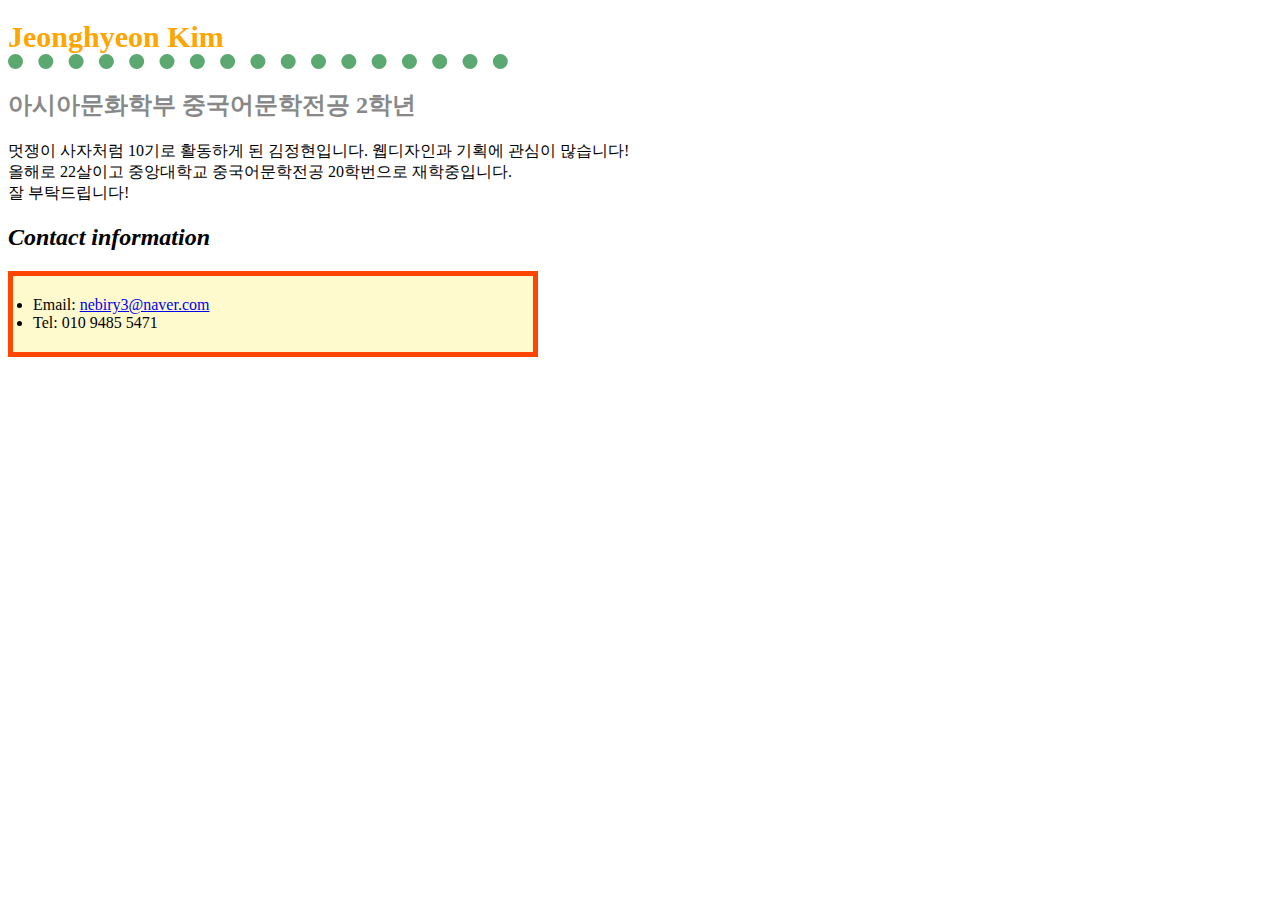
<file: assignment/assignment-01/assignment1-1.html>
<!DOCTYPE html>
<html lang="en">
<head>
    <meta charset="UTF-8">
    <meta http-equiv="X-UA-Compatible" content="IE=edge">
    <meta name="viewport" content="width=device-width, initial-scale=1.0">
    <title>Document</title>
    <link rel="stylesheet" href="assignment1-1.css">
</head>
<body>
    <section>
        <h1>Jeonghyeon Kim</h1>
    </section>
    
    <section>
        <h2 class="introduce-text">아시아문화학부 중국어문학전공 2학년</h2>
        <p>멋쟁이 사자처럼 10기로 활동하게 된 김정현입니다. 웹디자인과 기획에 관심이 많습니다!
        <br>올해로 22살이고 중앙대학교 중국어문학전공 20학번으로 재학중입니다.
        <br> 잘 부탁드립니다!</p>
    </section>
    
    <section>
        <h2 class="contact-text">Contact information</h2>
        <ul>
            <li class="email">Email: <a href="mailto:nebiry3@naver.com">nebiry3@naver.com</a></li>
            <li class="tel">Tel: 010 9485 5471</li>
        </ul>
    </section>

        
</body>
</html>
</file>
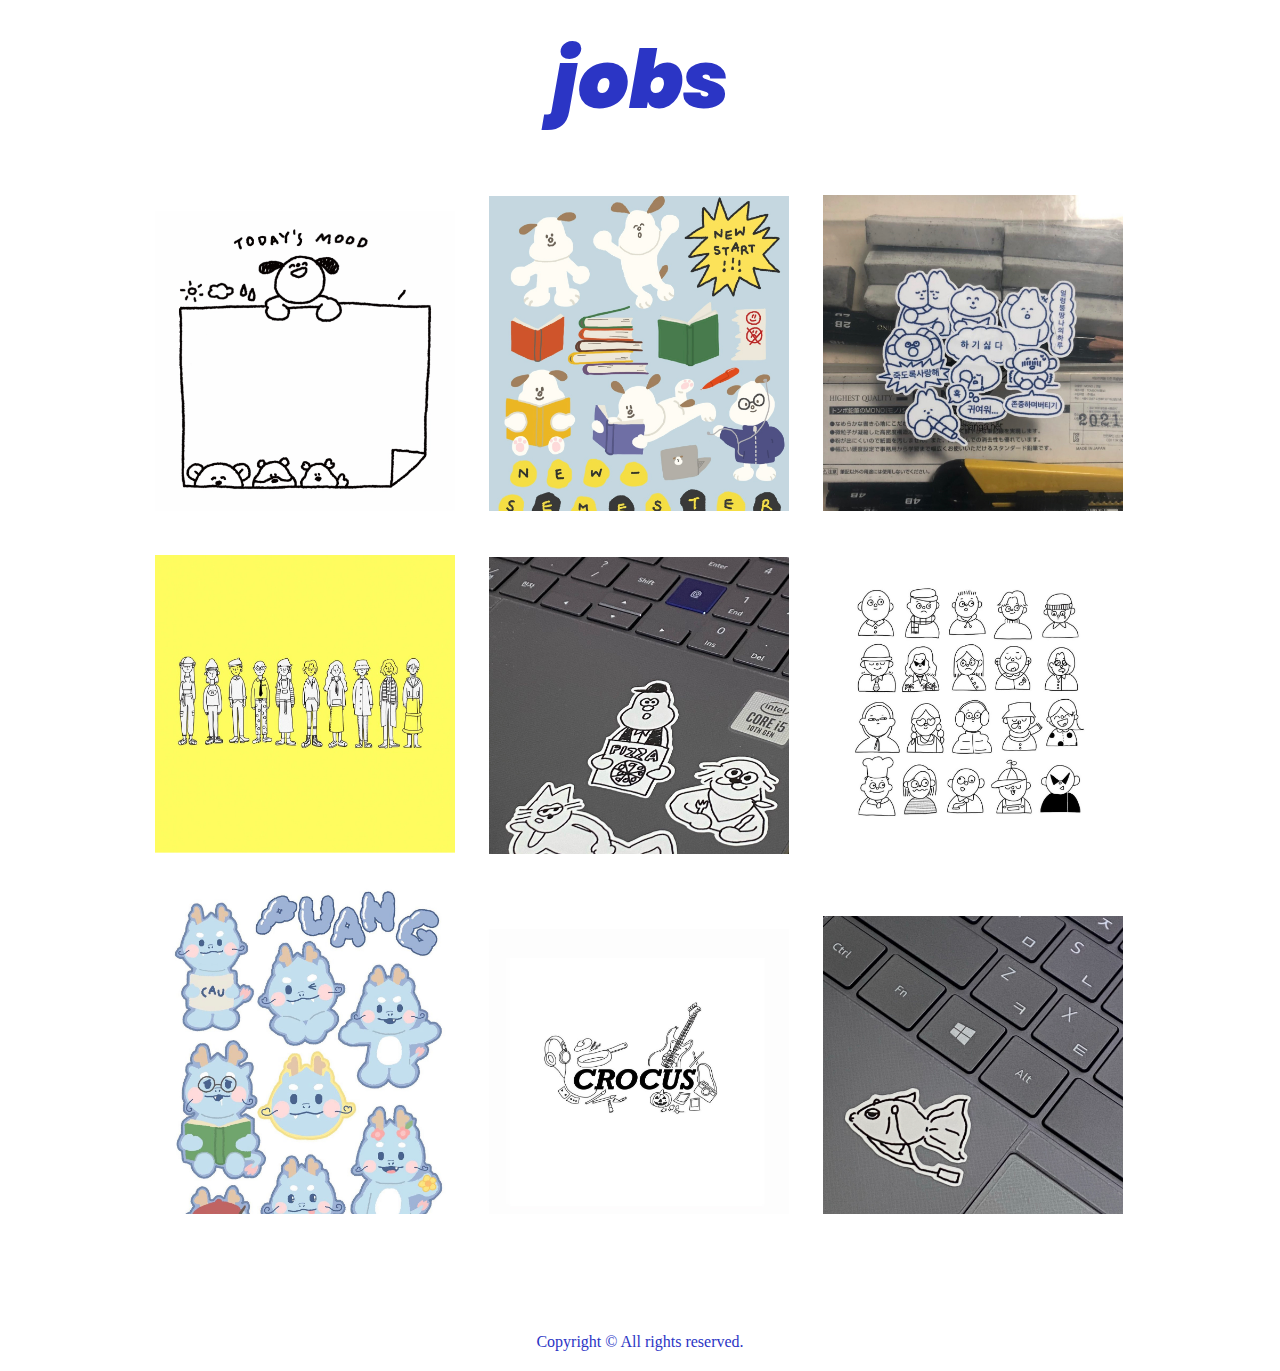
<file: assignment/portfolio/jobs.html>
<!DOCTYPE html>
<html lang="en">
<head>
    <meta charset="UTF-8">
    <meta http-equiv="X-UA-Compatible" content="IE=edge">
    <meta name="viewport" content="width=device-width, initial-scale=1.0">
    <title>jobs</title>
    <link rel="stylesheet" href="jobs.css">
    <link rel="preconnect" href="https://fonts.googleapis.com"> 
    <link rel="preconnect" href="https://fonts.gstatic.com" crossorigin> 
    <link href="https://fonts.googleapis.com/css2?family=IBM+Plex+Sans+KR:wght@300;400;700&family=Poppins:ital,wght@0,300;0,400;0,600;0,800;1,300;1,400;1,800&display=swap" rel="stylesheet">
</head>

<body>
    <section class="title-container">
        <h1 class="title">jobs</h1>
    </section>

    <section class="image-container">
        <a href="https://www.instagram.com/eoxhyn/">
            <image src="img1.jpg" class="job-img" width="300px"></image>
            <image src="img2.jpg" class="job-img" width="300px"></image>
            <image src="img8.jpg" class="job-img" width="300px"></image>
            <image src="img4.jpg" class="job-img" width="300px"></image>
            <image src="img6.jpg" class="job-img" width="300px"></image>
            <image src="img5.jpg" class="job-img" width="300px"></image>
            <image src="img7.jpg" class="job-img" width="300px"></image>
            <image src="img3.jpg" class="job-img" width="300px"></image>
            <image src="img9.jpeg" class="job-img" width="300px"></image>
        </a>
    </section>

    <footer>
        Copyright &copy; All rights reserved.
    </footer>

</body>
</html>
</file>
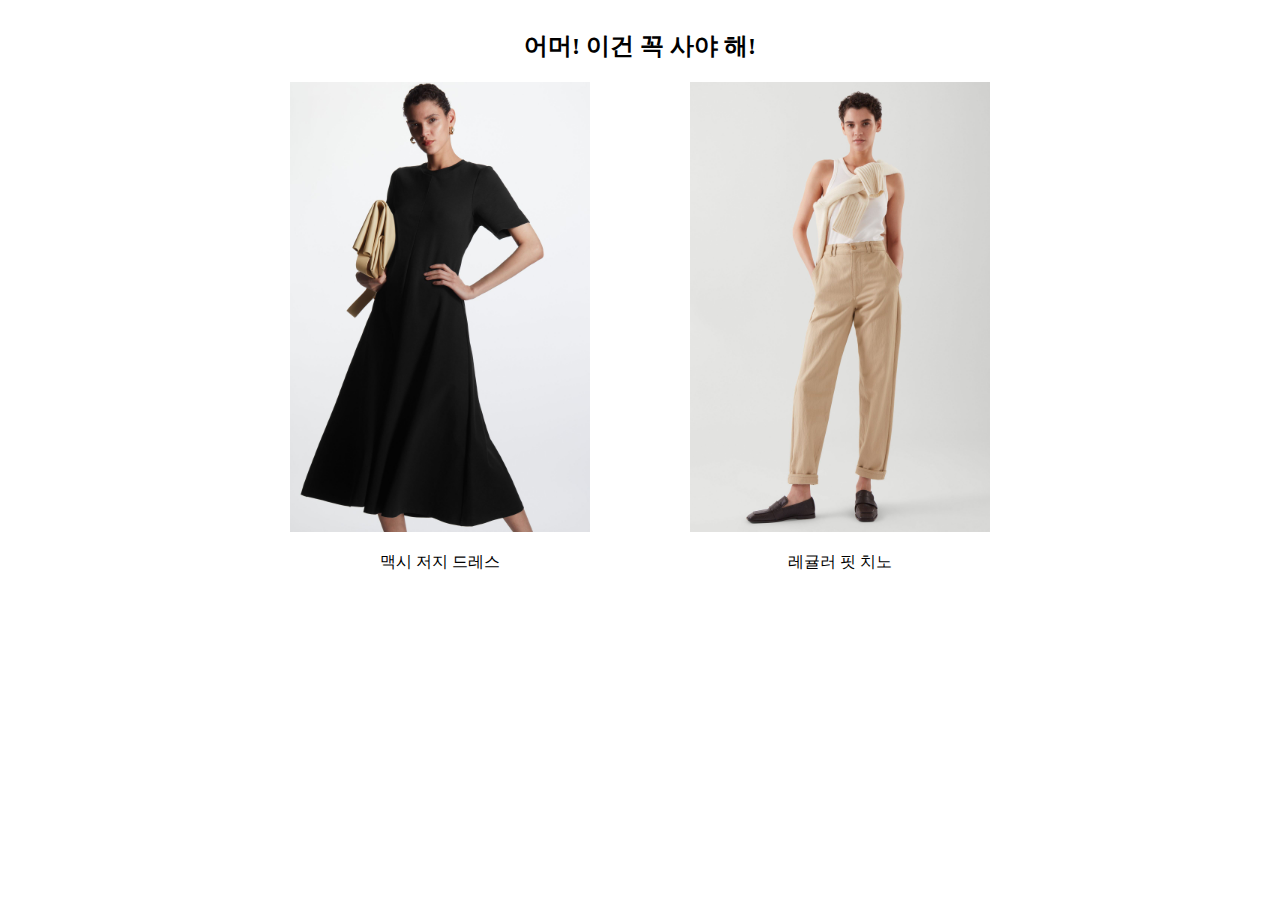
<file: assignment/assignment-01/Q3/assignment1-2.html>
<!DOCTYPE html>
<html lang="en">
<head>
    <meta charset="UTF-8">
    <meta http-equiv="X-UA-Compatible" content="IE=edge">
    <meta name="viewport" content="width=device-width, initial-scale=1.0">
    <title>Document</title>
    <link rel="stylesheet" href="assignment1-2.css">
</head>
<body>
    <section>
        <h2>어머! 이건 꼭 사야 해!</h2>
    </section>

    <section >
        <div class="item">
            <div class="product1">
                <a href="product1.html"> <img src="img1.jpg" class="product1-img" width="300px"></a>
                <p class="product1-text">맥시 저지 드레스</p>
            </div>
            <div class="product2">
                <a href="product2.html"><img src="img2.jpg" class="product2-img" width="300px"></a>
                <p class="product2-text">레귤러 핏 치노</p>
            </div>
        </div>
    </section>

</body>
</html>
</file>
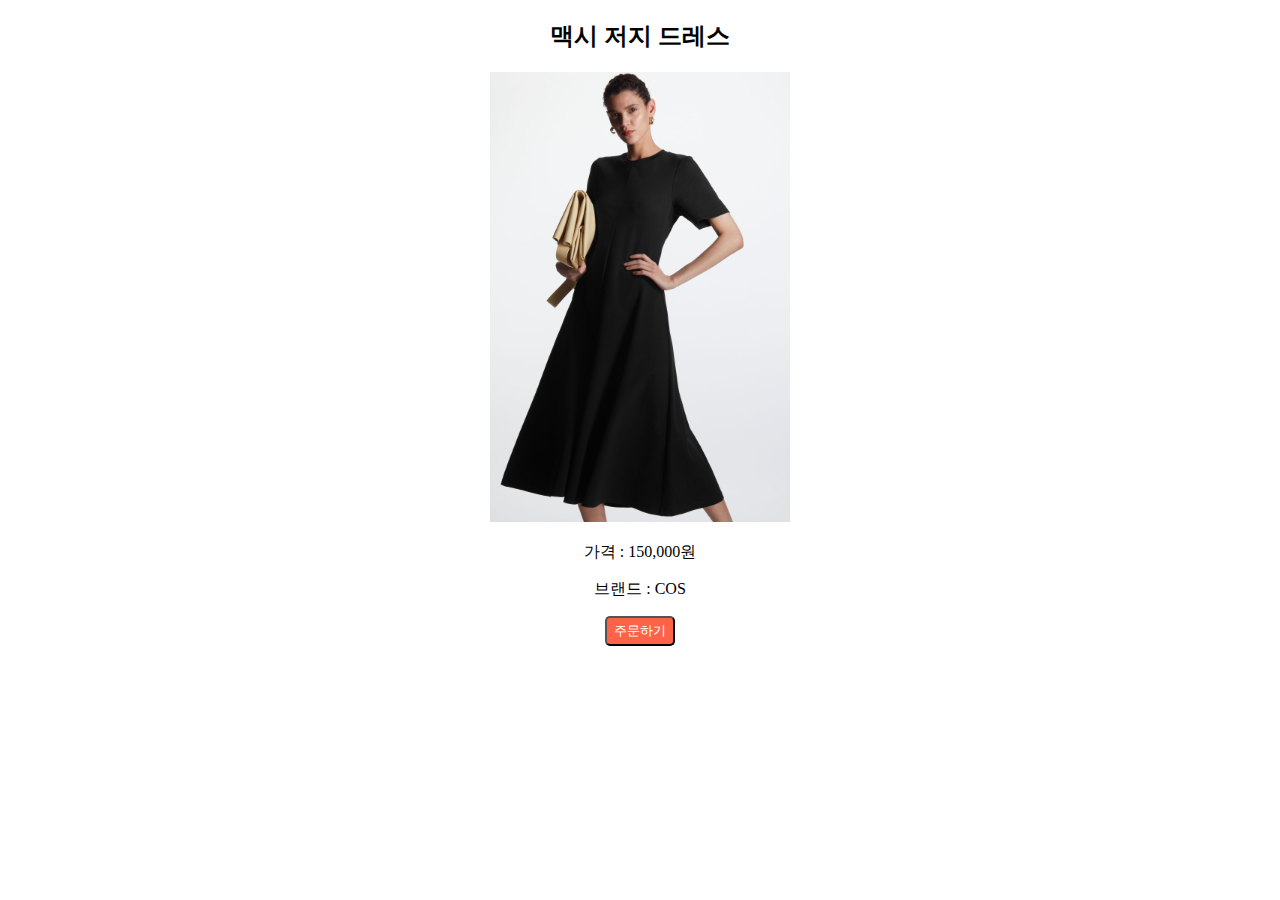
<file: assignment/assignment-01/Q3/product1.html>
<!DOCTYPE html>
<html lang="en">
<head>
    <meta charset="UTF-8">
    <meta http-equiv="X-UA-Compatible" content="IE=edge">
    <meta name="viewport" content="width=device-width, initial-scale=1.0">
    <title>Document</title>
    <link rel="stylesheet" href="product1.css">
</head>
<body>
    <section>
        <h2>맥시 저지 드레스</h2>
    </section>

    <section class="item">
        <img src="img1.jpg" class="product-img">
        <p>가격 : 150,000원</p>
        <p>브랜드 : COS</p>
        <button>주문하기</button>
    </section>

</body>
</html>
</file>
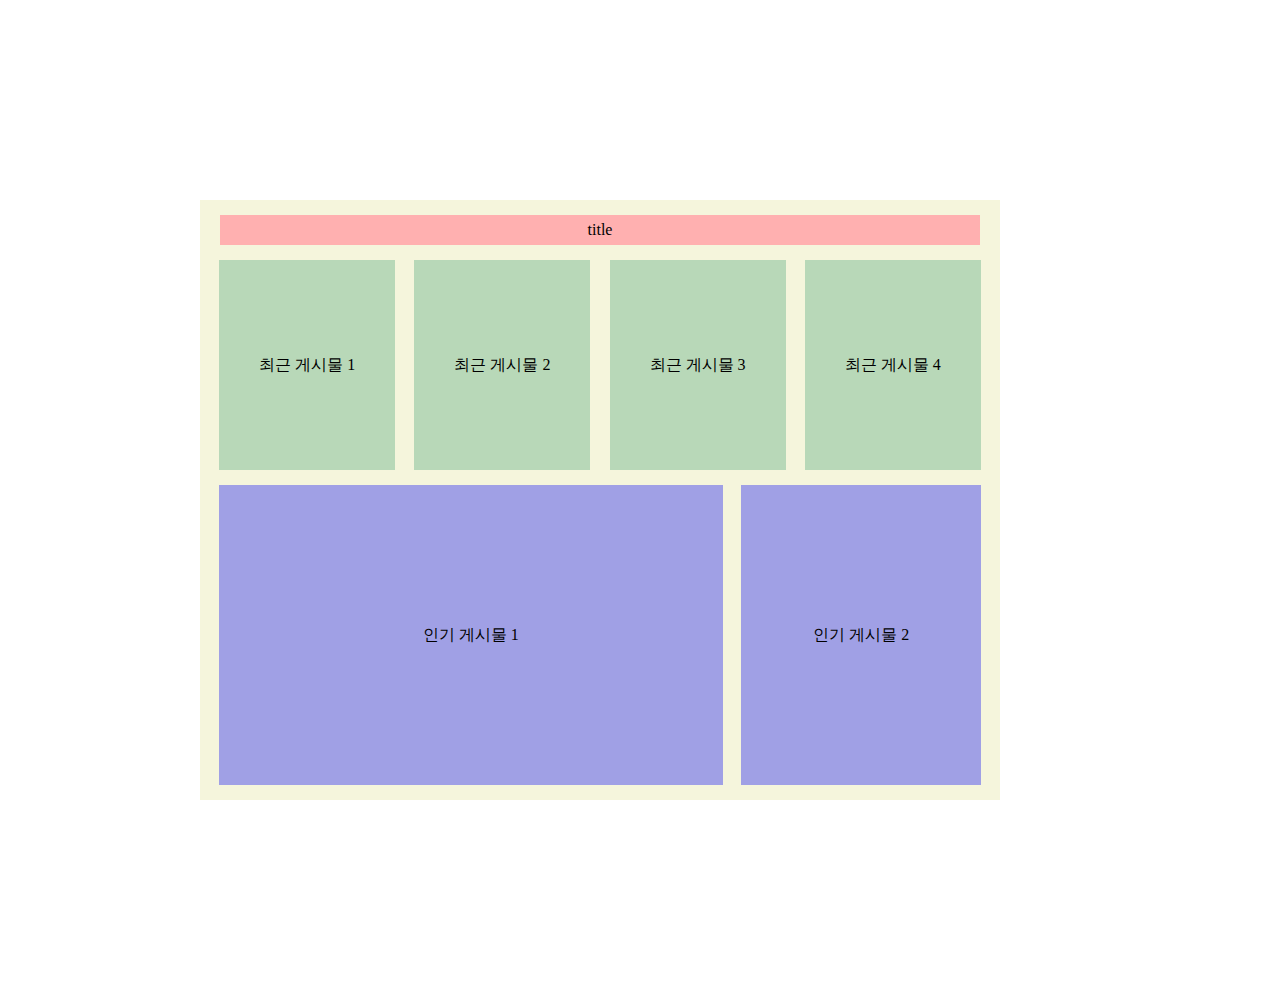
<file: assignment/assignment-02/Q1/assignment2-1.html>
<!DOCTYPE html>
<html lang="en">
<head>
    <meta charset="UTF-8">
    <meta http-equiv="X-UA-Compatible" content="IE=edge">
    <meta name="viewport" content="width=device-width, initial-scale=1.0">
    <title>flex</title>
    <link rel="stylesheet" href="assignment2-1.css">
</head>
<body>
    <div class="layout-container">
        <div class="layout-title">
            <div class="title">title</div>
        </div>
        <div class="layout-recent">
            <div class="recent">최근 게시물 1</div>
            <div class="recent">최근 게시물 2</div>
            <div class="recent">최근 게시물 3</div>
            <div class="recent">최근 게시물 4</div>
        </div>
        <div class="layout-popular">
            <div class="popular popular1">인기 게시물 1</div>
            <div class="popular popular2">인기 게시물 2</div>
        </div>
    </div>
</body>
</html>
</file>
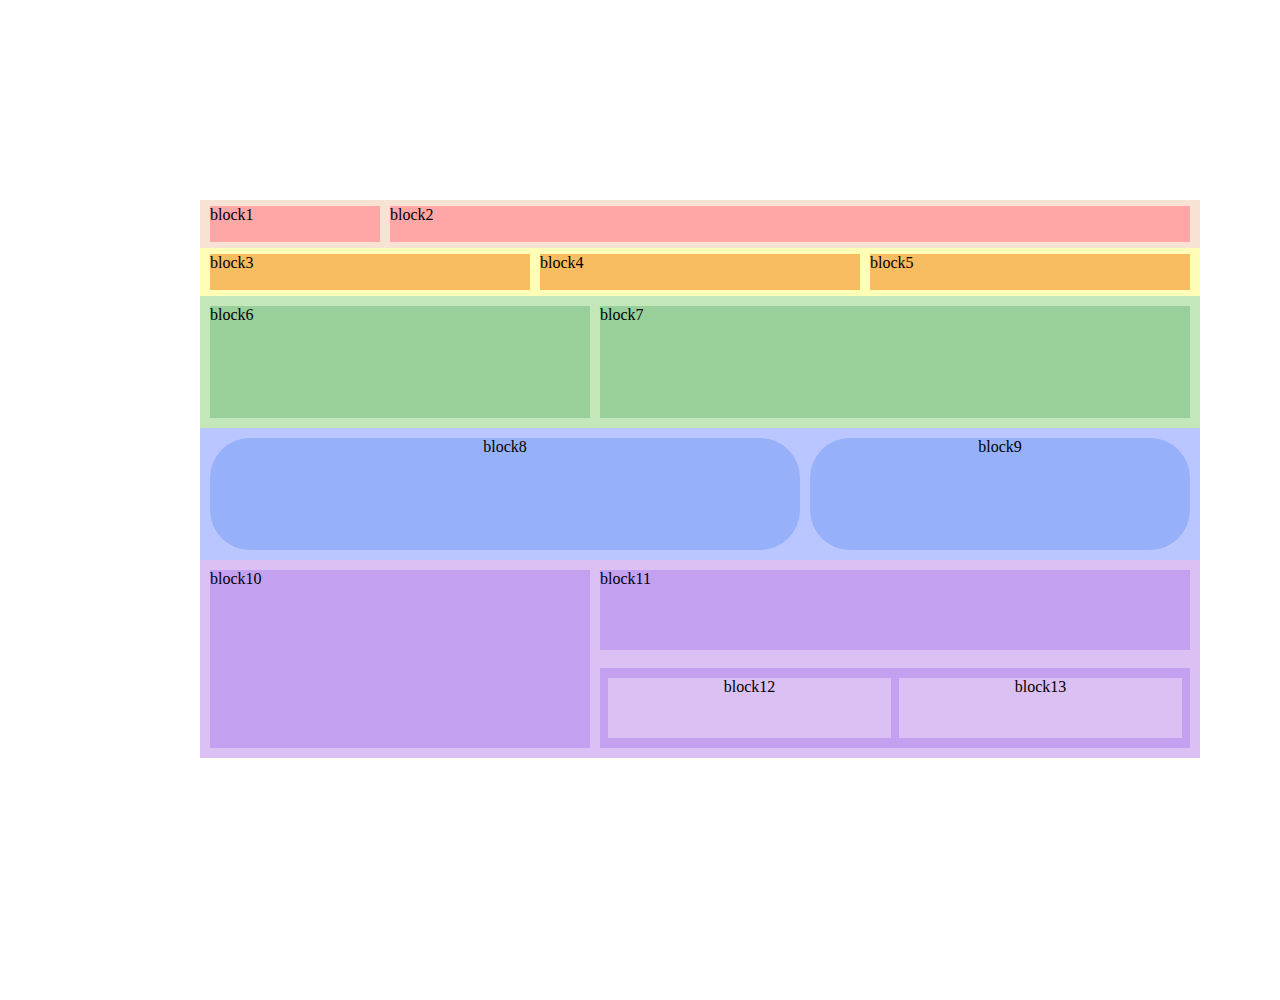
<file: assignment/assignment-02/Q2/assignment2-2.html>
<!DOCTYPE html>
<html lang="en">
<head>
    <meta charset="UTF-8">
    <meta http-equiv="X-UA-Compatible" content="IE=edge">
    <meta name="viewport" content="width=device-width, initial-scale=1.0">
    <title>flex</title>
    <link rel="stylesheet" href="assignment2-2.css">
</head>
<body>
    <div class="layout-container">
        <div class="layout-first">
            <div class="first first1">block1</div>
            <div class="first first2">block2</div>
        </div>
        <div class="layout-second">
            <div class="second">block3</div>
            <div class="second">block4</div>
            <div class="second">block5</div>
        </div>
        <div class="layout-third">
            <div class="third third1">block6</div>
            <div class="third third2">block7</div>
        </div>
        <div class="layout-fourth">
            <div class="fourth fourth1">block8</div>
            <div class="fourth fourth2">block9</div>
        </div>
        <div class="layout-fifth">
            <div class="fifth fifth1">block10</div>
            <div class="fifth inner-container">
                <div class="fifth fifth2">block11</div>
                <div class="fifth fifth3">
                        <div class="fifth fifth3-1">block12</div>
                        <div class="fifth fifth3-2">block13</div>
                </div>
            </div>
        </div>
    </div>
</body>
</html>
</file>
<file: assignment/assignment-01/assignment1-1.css>
h1 {
    color: orange;
    font-size: 30px;
    width: 500px;
    border-bottom: 15px dotted rgb(92, 168, 113);
}
.introduce-text {
    color: rgb(136, 136, 136);
}
.contact-text {
    font-style: italic;
}
ul {
    background-color: rgb(255, 250, 206);
    width: 500px;
    height: auto;
    padding: 20px 0 20px 20px;
    border: 5px solid orangered;
    margin: 20px 0 0 0;
}
a:hover {
    color: red;
}
</file>
<file: assignment/portfolio/jobs.css>
* {
    padding: 0;
    border: 0;
    margin: 0;
}
a {
    text-decoration: none;
    color: rgb(43, 53, 197);
}

.title-container {
    width: 1280px;
    margin: auto;
    padding-bottom: 20px;
}

.title {
    text-align: center;
    font-family: 'Poppins', sans-serif;
    font-weight: 900;
    font-style: italic;
    font-size: 80px;
    color: rgb(43, 53, 197);
    margin: 20px 0 20px 0;
}

.image-container {
    width: 1000px;
    margin: auto;
}

.job-img {
    margin: 15px;
}

footer {
    text-align: center;
    margin: 100px 0 20px 0;
    color: rgb(43, 53, 197);
}
</file>
<file: assignment/assignment-01/Q3/assignment1-2.css>
a {text-decoration: none;}
li {list-style: none;}

h2 {
    text-align: center;
    padding-top: 10px;
}
.item {
    width: 800px;
    margin: 0 auto;
}
.item::after {
    content: "";
    display: block;
    clear: both;
}
.product1 {
    text-align: center;
    margin: 0 50px;
    float: left;
}
.product2 {
    text-align: center;
    margin: 0 50px;
    float: left;
}
</file>
<file: assignment/assignment-01/Q3/product1.css>
h2 {
    text-align: center;
}
.product-img {
    width: 300px;
}
.item {
    text-align: center;
}
button {
    background-color: tomato;
    color: white;
    width: 70px;
    height: 30px;
    border-radius: 5px;

}
</file>
<file: assignment/assignment-02/Q1/assignment2-1.css>
body {
    background-color: white;
    margin: 200px;
}

.layout-container {
    display: flex;
    width: 800px;
    height: 600px;
    flex-direction: column;
    justify-content: space-evenly;
    background-color: beige;
}

.layout-title {
    display: flex;
    justify-content: center;
    flex-basis: 5%;
}

.title {
    background-color: rgb(255, 176, 176);
    width: 95%;
    display: flex;
    justify-content: center;
    align-items: center;
}

.layout-recent {
    display: flex;
    justify-content: space-evenly;
    flex-basis: 35%;
}

.recent {
    background-color: rgb(184, 216, 184);
    width: 22%;
    display: flex;
    justify-content: center;
    align-items: center;
}

.layout-popular {
    display: flex;
    justify-content: space-evenly;
    flex-basis: 50%;
}

.popular {
    background-color: rgb(160, 160, 229);
    display: flex;
    justify-content: center;
    align-items: center;
}

.popular1 {
    flex-basis: 63%;
}
.popular2 {
    flex-basis: 30%;
}
</file>
<file: assignment/assignment-02/Q2/assignment2-2.css>
body {
    margin: 200px;
}

.layout-container {
    display: flex;
    width: 1000px;
    height: 600px;
    flex-direction: column;
}

.layout-first {
    display: flex;
    justify-content: space-evenly;
    flex-basis: 8%;
    background-color: rgb(247, 226, 212);
    align-items: center;
}

.first {
    height: 75%;
}

.first1 {
    flex-basis: 17%;
    background-color:rgb(255, 167, 167);
}

.first2 {
    flex-basis: 80%;
    background-color: rgb(255, 167, 167);
}

.layout-second {
    display: flex;
    justify-content: space-evenly;
    flex-basis: 8%;
    background-color: rgb(255, 254, 183);
    align-items: center;
}

.second {
    background-color: rgb(248, 188, 97);
    width: 32%;
    height: 75%;
}

.layout-third {
    display: flex;
    justify-content: space-evenly;
    flex-basis: 22%;
    background-color: rgb(195, 231, 184);
    align-items: center;
}

.third {
    height: 85%;
}

.third1 {
    width: 38%;
    background-color: rgb(153, 207, 153);
}

.third2 {
    width: 59%;
    background-color: rgb(153, 207, 153);
}

.layout-fourth {
    display: flex;
    justify-content: space-evenly;
    flex-basis: 22%;
    background-color: rgb(185, 198, 255);
    align-items: center;
}

.fourth {
    height: 85%;
    display: flex;
}

.fourth1 {
    width: 59%;
    background-color: rgb(150, 177, 250);
    border-radius: 40px;
    justify-content: center;
}

.fourth2 {
    width: 38%;
    background-color: rgb(150, 177, 250);
    border-radius: 40px;
    justify-content: center;
}

.layout-fifth {
    display: flex;
    justify-content: space-evenly;
    flex-basis: 33%;
    background-color: rgb(218, 192, 243);
    align-items: center;
}

.fifth1 {
    display: flex;
    flex-basis: 38%;
    background-color: rgb(195, 161, 240);
    height: 90%;
}

.inner-container {
    display: flex;
    flex-basis: 59%;
    justify-content: space-between;
    flex-direction: column;
    height: 90%;
}

.fifth2 {
    display: flex;
    flex-basis: 45%;
    background-color: rgb(195, 161, 240);
}

.fifth3 {
    display: flex;
    flex-basis: 45%;
    justify-content: space-evenly;
    align-items: center;
    background-color: rgb(195, 161, 240);
}

.fifth3-1 {
    display: flex;
    flex-basis: 48%;
    background-color: rgb(218, 192, 243);
    height: 75%;
    justify-content: center;
    
}

.fifth3-2 {
    display: flex;
    flex-basis: 48%;
    background-color: rgb(218, 192, 243);
    height: 75%;
    justify-content: center;
}
</file>
